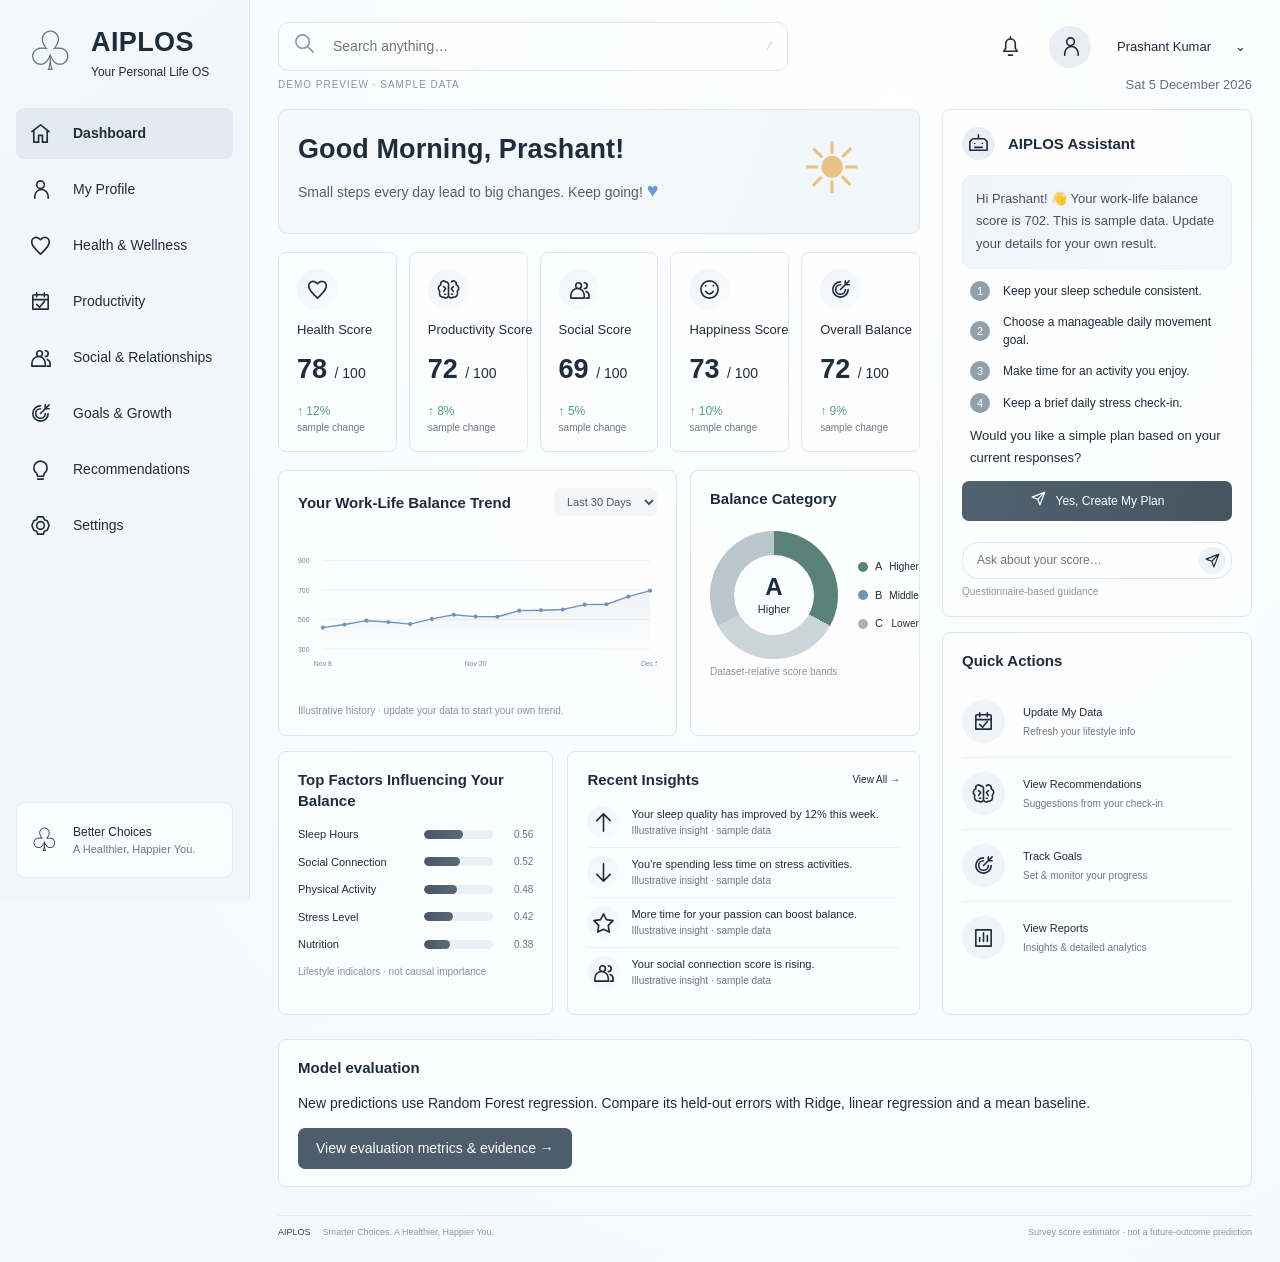
<file: templates/index.html>
<!doctype html>
<html lang="en"><head><meta charset="utf-8"><meta name="viewport" content="width=device-width, initial-scale=1"><title>AIPLOS · Your Personal Life OS</title><meta name="description" content="Your lifestyle and work-life balance dashboard."><link rel="icon" href="data:image/svg+xml,%3Csvg xmlns='http://www.w3.org/2000/svg' viewBox='0 0 32 32'%3E%3Crect rx='9' width='32' height='32' fill='%23566f72'/%3E%3Cpath d='M16 25V8M16 18L8 12M16 15l8-7' stroke='white' fill='none' stroke-width='2'/%3E%3C/svg%3E"><link rel="stylesheet" href="/static/style.css"></head>
<body>
<aside class="sidebar"><a class="brand" href="/" aria-label="AIPLOS dashboard"><span class="brand-mark">♧</span><span><strong>AIPLOS</strong><small>Your Personal Life OS</small></span></a><nav id="navigation"></nav><div class="sidebar-note"><span>♧</span><div>Better Choices<small>A Healthier, Happier You.</small></div></div></aside>
<div class="workspace"><header><label class="search"><span data-icon="search"></span><input id="search" placeholder="Search anything…" aria-label="Search navigation and actions"><kbd>/</kbd><div id="search-results" hidden></div></label><div class="account"><button class="icon-button" id="notifications" aria-label="Notifications" data-icon="bell"></button><span class="avatar" data-icon="user"></span><button id="profile-button"><span id="account-name">Prashant Kumar</span><span class="chevron">⌄</span></button></div></header>
<div class="date-row"><span class="demo-label" id="mode-label">DEMO PREVIEW · SAMPLE DATA</span><time id="today"></time></div>
<div class="page-grid"><main><section class="welcome"><div><h1 id="greeting">Good Morning, Prashant!</h1><p>Small steps every day lead to big changes. Keep going! <span class="blue-heart">♥</span></p></div><span class="sun" aria-hidden="true">☀</span></section>
<section class="scores" id="scores" aria-label="Lifestyle scores"></section>
<div class="chart-row"><section class="panel trend"><div class="panel-title"><h2>Your Work-Life Balance Trend</h2><select id="period" aria-label="Trend period"><option value="30">Last 30 Days</option><option value="7">Last 7 Days</option><option value="36500">All Check-ins</option></select></div><div id="trend-chart"></div><p class="chart-note" id="trend-note">Illustrative history · update your data to start your own trend.</p></section><section class="panel balance"><h2>Balance Category</h2><div class="balance-body"><div class="donut" id="donut"><div><strong id="category-letter">A</strong><span id="category-name">Higher</span></div></div><div class="legend"><span><i class="a"></i>A <b>Higher</b></span><span><i class="b"></i>B <b>Middle</b></span><span><i class="c"></i>C <b>Lower</b></span></div></div><p class="chart-note">Dataset-relative score bands</p></section></div>
<div class="bottom-row"><section class="panel factors"><h2>Top Factors Influencing Your Balance</h2><div id="factors"></div><p class="chart-note">Lifestyle indicators · not causal importance</p></section><section class="panel insights"><div class="panel-title"><h2>Recent Insights</h2><button class="text-button" id="all-insights">View All →</button></div><div id="insights"></div></section></div>
</main><aside class="right-column"><section class="panel assistant"><h2><span class="bot" data-icon="bot"></span>AIPLOS Assistant</h2><div class="speech" id="assistant-summary">Hi Prashant! 👋<br>Your work-life balance score is 702.<br>Here are a few areas to explore in this sample dashboard:</div><ol id="recommendations"></ol><p>Would you like a simple plan based on your current responses?</p><button class="primary" id="create-plan"><span data-icon="send"></span>Yes, Create My Plan</button><div id="chat-log" aria-live="polite"></div><form class="chat-input" id="chat-form"><input id="chat-question" aria-label="Ask the assistant" placeholder="Ask about your score…" required maxlength="300"><button aria-label="Send question" data-icon="send"></button></form><small class="assistant-note">Questionnaire-based guidance</small></section><section class="panel quick"><h2>Quick Actions</h2><button data-action="update"><span data-icon="calendar"></span><div>Update My Data<small>Refresh your lifestyle info</small></div></button><button data-action="recommendations"><span data-icon="brain"></span><div>View Recommendations<small>Suggestions from your check-in</small></div></button><button data-action="goals"><span data-icon="target"></span><div>Track Goals<small>Set & monitor your progress</small></div></button><button data-action="reports"><span data-icon="report"></span><div>View Reports<small>Insights & detailed analytics</small></div></button></section></aside></div>
<section class="panel" style="margin-top:24px"><h2>Model evaluation</h2><p>New predictions use Random Forest regression. Compare its held-out errors with Ridge, linear regression and a mean baseline.</p><a class="download" href="/evaluation">View evaluation metrics &amp; evidence →</a></section><footer><strong>AIPLOS</strong><span>Smarter Choices. A Healthier, Happier You.</span><span class="footer-disclaimer">Survey score estimator · not a future-outcome prediction</span></footer></div>
<dialog id="modal"><div class="modal-heading"><h2 id="modal-title"></h2><button id="close-modal" class="icon-button" aria-label="Close dialog">✕</button></div><div id="modal-body"></div></dialog><div id="toast" role="status"></div><script src="/static/app.js"></script></body></html>
</file>
<file: static/style.css>
:root{--ink:#1e2d3c;--muted:#6c7989;--line:#dfe6ee;--blue:#7195b9;--green:#5d8c7e;--bg:#f6f9fc;--slate:#4d5d6c}*{box-sizing:border-box}body{margin:0;color:var(--ink);background:radial-gradient(at 70% 10%,#fff,transparent 80%),var(--bg);font:14px/1.5 'Segoe UI',Arial,sans-serif}button,input,select{font:inherit}button,a,input,select{outline-offset:4px}button{cursor:pointer;color:inherit}button{border:0;background:none}a{color:inherit;text-decoration:none}.sidebar{position:fixed;inset:0 auto 0 0;width:250px;border-right:1px solid var(--line);padding:22px 16px;background:linear-gradient(145deg,#f4f6fa,#f1f6f9);display:flex;flex-direction:column}.brand{display:flex;align-items:center;gap:17px;padding:0 10px 27px}.brand strong{font-size:27px;letter-spacing:.4px}.brand small{display:block;font-size:12px}.brand-mark{font-size:54px;color:#637e80;line-height:1}.nav-button{display:flex;align-items:center;gap:21px;width:100%;text-align:left;padding:14px 13px;border-radius:8px;margin-bottom:5px;white-space:nowrap}.nav-button.active{background:#e3eaf1;font-weight:600}.nav-button:hover,.quick button:hover{background:#eaf0f5}.icon{width:23px;height:23px;stroke:currentColor;fill:none;stroke-width:1.7;stroke-linecap:round;stroke-linejoin:round;flex-shrink:0}.sidebar-note{margin-top:auto;padding:13px;border:1px solid #e6ebf0;background:#ffffffaa;border-radius:9px;display:flex;align-items:center;gap:14px;font-size:12px}.sidebar-note>span{font-size:32px}.sidebar-note small{display:block;font-size:11px;color:var(--muted)}.workspace{margin-left:250px;padding:22px 28px}header{display:flex;justify-content:space-between;gap:24px;align-items:center}.search{position:relative;display:flex;align-items:center;gap:15px;border:1px solid var(--line);border-radius:10px;width:510px;padding:9px 14px;color:#8c9aaa;background:#ffffff80}.search input{border:0;background:none;outline:none;min-width:0;flex:1}.search kbd{font-size:12px;opacity:.5}.account{display:flex;align-items:center;gap:20px}.icon-button{display:grid;place-items:center;width:36px;height:36px}.avatar,.bot{display:grid;place-items:center;background:#e9eef4;border-radius:50%;width:42px;height:42px}.account button{display:flex;gap:24px;align-items:center;font-size:13px}.date-row{display:flex;justify-content:space-between;align-items:center;margin:4px 0 14px;color:#627182;font-size:13px}.demo-label{font-size:10px;letter-spacing:1px;color:#8897a4}.page-grid{display:grid;grid-template-columns:minmax(0,1fr) 310px;gap:22px}.welcome{border:1px solid var(--line);border-radius:9px;padding:23px 19px;min-height:125px;background:linear-gradient(110deg,#f6f9fb,#f1f6fa);display:flex;justify-content:space-between;overflow:hidden}.welcome h1{font-size:27px;line-height:1.25;margin:0 0 9px;font-weight:650;letter-spacing:.1px}.welcome p{font-size:14px;margin:0;color:#536172}.blue-heart{color:#6d9cc8;font-size:20px}.sun{font-size:71px;line-height:1;color:#e7b566;margin:0 36px;opacity:.8}.scores{display:grid;grid-template-columns:repeat(5,minmax(0,1fr));gap:12px;margin:18px 0}.score-card,.panel{border:1px solid var(--line);background:#ffffff8c;border-radius:8px;box-shadow:0 2px 5px #253d5502}.score-card{padding:16px 18px;min-height:199px}.score-icon{display:grid;place-items:center;border-radius:50%;width:41px;height:41px;background:linear-gradient(135deg,#f0f4f8,#fafcfe);margin-bottom:11px}.score-card h2{font-size:13px;font-weight:500;margin:0 0 10px;white-space:nowrap}.score-number{font-size:27px;font-weight:650}.score-number small{font-size:14px;font-weight:400}.change{font-size:12px;color:#54a181;margin-top:13px}.score-card .caption{font-size:10px;color:var(--muted)}.panel{padding:17px 19px}h2{font-size:15px;line-height:1.4;font-weight:600;margin:0 0 15px}.panel-title{display:flex;justify-content:space-between;gap:10px;align-items:center;margin-bottom:8px}.panel-title h2{margin:0}.panel-title select{border:0;background:#f3f6f9;padding:7px 9px;border-radius:6px;font-size:11px;color:#47596a}.chart-row{display:grid;grid-template-columns:minmax(0,1.85fr) minmax(230px,1fr);gap:13px}.trend svg{width:100%;height:174px;display:block}.chart-note{font-size:10px;color:#8994a1;margin:5px 0 0}.balance-body{display:flex;gap:20px;align-items:center;margin-top:22px}.donut{height:128px;width:128px;flex-shrink:0;background:conic-gradient(#5a8277 0 33%,#cbd4d8 33% 67%,#bac5cc 67%);border-radius:50%;padding:24px}.donut>div{border-radius:50%;background:#fbfcfd;height:100%;display:flex;align-items:center;justify-content:center;flex-direction:column}.donut strong{font-size:24px;line-height:1.2}.donut span{font-size:11px}.legend{flex:1;display:grid;gap:12px;font-size:11px}.legend span{display:flex;align-items:center;gap:7px}.legend b{margin-left:auto;font-size:10px;font-weight:400}.legend i{width:10px;height:10px;border-radius:50%}.a{background:#5a8277}.b{background:#7594b4}.c{background:#a6b3bf}.bottom-row{display:grid;grid-template-columns:1fr 1.28fr;gap:14px;margin-top:15px}.factor{display:grid;grid-template-columns:116px 1fr 30px;gap:10px;align-items:center;font-size:11px;margin:11px 0}.track{height:9px;background:#eaf0f5;border-radius:8px;overflow:hidden}.fill{height:100%;background:linear-gradient(90deg,#485767,#5a6a75);border-radius:8px}.factor b{font-size:10px;color:#68788a;text-align:right;font-weight:400}.insight{display:flex;align-items:center;gap:11px;padding:8px 0;border-bottom:1px solid #edf1f5;font-size:11px;line-height:1.4}.insight:last-child{border:0}.insight .score-icon{width:33px;height:33px;margin:0;flex-shrink:0}.insight small{font-size:10px;color:var(--muted);display:block;margin-top:2px}.text-button{font-size:10px;white-space:nowrap;padding:3px 0}.right-column{display:flex;flex-direction:column;gap:15px}.assistant h2{display:flex;align-items:center;gap:13px}.bot{width:33px;height:33px}.speech{background:linear-gradient(110deg,#f1f4f8,#f6f8fb);border:1px solid #edf0f5;border-radius:10px;padding:12px 13px;color:#435263;font-size:13px;line-height:1.75}.assistant ol{counter-reset:steps;list-style:none;padding:0;margin:12px 8px}.assistant li{counter-increment:steps;display:flex;gap:13px;align-items:center;margin-bottom:12px;font-size:12px}.assistant li:before{content:counter(steps);display:grid;place-items:center;background:#92a0ad;color:white;border-radius:50%;height:20px;width:20px;flex-shrink:0;font-size:11px}.assistant p{font-size:13px;line-height:1.7;margin:12px 8px}.primary{background:linear-gradient(110deg,#506170,#46545f);color:white;border-radius:7px;min-height:39px;padding:9px 15px;display:flex;align-items:center;justify-content:center;gap:9px;font-size:12px;width:100%}.primary .icon{width:17px;height:17px}.primary:hover{background:#354958}.chat-input{border:1px solid var(--line);border-radius:16px;display:flex;padding:4px 5px 4px 12px;margin-top:21px}.chat-input input{width:100%;min-width:0;background:none;border:0;outline:none;font-size:12px}.chat-input button{background:#edf2f6;border-radius:50%;padding:5px;display:flex}.chat-input .icon{width:17px;height:17px}.assistant-note{display:block;font-size:10px;color:#8c97a2;margin-top:5px}.quick{flex:1}.quick button{display:flex;align-items:center;gap:18px;text-align:left;width:100%;padding:14px 0;border-bottom:1px solid #edf1f5;font-size:11px}.quick button:last-child{border:0}.quick button>span{display:grid;place-items:center;background:#f0f4f8;border-radius:50%;width:43px;height:43px;flex-shrink:0}.quick small{display:block;font-size:10px;color:var(--muted);margin-top:3px}footer{display:flex;align-items:center;gap:12px;margin-top:28px;border-top:1px solid #e2e9f0;padding-top:10px;font-size:9px;color:#8b98a7}footer strong{color:#344556;font-weight:500}.footer-disclaimer{margin-left:auto}dialog{border:1px solid var(--line);border-radius:15px;padding:24px;width:min(780px,94vw);max-height:90vh;color:var(--ink);box-shadow:0 20px 80px #24374930}dialog::backdrop{background:#273d5166;backdrop-filter:blur(4px)}.modal-heading{display:flex;align-items:center;justify-content:space-between;position:sticky;top:-24px;background:white;padding:8px 0;z-index:2}.modal-heading h2{font-size:22px;margin:0}#modal-body{font-size:14px}#modal-body p{color:#657485}.form-grid{display:grid;grid-template-columns:1fr 1fr;gap:17px}.field{display:flex;flex-direction:column;gap:6px;font-size:14px}.field input,.field select{border:1px solid #d6dfe7;border-radius:7px;padding:10px;background:#fbfcfe;min-width:0}.field small{font-size:11px;color:#798797}.form-section{grid-column:1/-1;font-size:15px;border-bottom:1px solid var(--line);padding-bottom:7px;margin:14px 0 0}.form-submit{margin-top:24px;font-size:14px}.error{color:#b44343!important}.goal-row{display:flex;gap:12px;align-items:center;padding:14px 0;border-bottom:1px solid var(--line)}.goal-row input{width:18px;height:18px}.goal-row:has(input:checked){text-decoration:line-through;color:#789284}#toast{position:fixed;bottom:25px;left:50%;transform:translateX(-50%);background:#334a5d;color:white;padding:12px 22px;border-radius:9px;z-index:10;display:none}#search-results{position:absolute;left:0;right:0;top:45px;background:white;border:1px solid var(--line);padding:8px;border-radius:9px;z-index:3;box-shadow:0 10px 25px #25374915}#search-results button{display:block;width:100%;padding:10px;text-align:left}#search-results button:hover{background:#eef3f7}#chat-log{max-height:170px;overflow:auto}#chat-log p{font-size:12px;background:#f0f4f8;border-radius:8px;padding:9px;margin:10px 0}table{border-collapse:collapse;width:100%;margin:15px 0}td,th{text-align:left;padding:10px;border-bottom:1px solid var(--line)}.download{display:inline-block;background:#4d5d6c;color:white;padding:10px 18px;border-radius:7px}.empty{padding:25px;text-align:center;color:var(--muted)}@media(min-width:1600px){.workspace{max-width:1750px;margin-right:auto}.score-card{min-height:210px}.trend svg{height:205px}}@media(max-width:1250px){.sidebar{width:210px}.workspace{margin-left:210px;padding:20px}.page-grid{grid-template-columns:minmax(0,1fr) 280px;gap:15px}.score-card{padding:13px 10px}.score-card h2{font-size:11px}.chart-row{grid-template-columns:1fr}.balance-body{margin:0;justify-content:center}.legend{max-width:120px}.bottom-row{grid-template-columns:1fr}.welcome h1{font-size:23px}.sun{margin:0;font-size:50px}}@media(max-width:950px){.sidebar{width:76px;padding:20px 10px}.brand{padding:0 5px 25px}.brand>span:last-child,.nav-button>span:last-child,.sidebar-note{display:none}.brand-mark{font-size:43px}.nav-button{padding:14px;gap:0}.workspace{margin-left:76px}.page-grid{grid-template-columns:1fr}.right-column{display:grid;grid-template-columns:1fr 1fr}.chart-row{grid-template-columns:1.6fr 1fr}.bottom-row{grid-template-columns:1fr 1.2fr}.account{gap:6px}.search{max-width:390px}.account button{gap:8px}.footer-disclaimer{display:none}}@media(max-width:650px){.workspace{padding:14px 12px}.account .avatar,.account .icon-button,.account .chevron{display:none}.account button{font-size:11px}.search{padding:7px;width:60%;gap:4px}.search input{font-size:12px}.search kbd{display:none}.date-row{flex-wrap:wrap;gap:6px}.welcome{padding:18px 13px;min-height:115px}.welcome h1{font-size:21px}.welcome p{font-size:12px}.sun{display:none}.scores{grid-template-columns:repeat(2,1fr);gap:9px}.score-card{min-height:155px;padding:14px}.score-card:last-child{grid-column:1/-1}.score-card h2{font-size:13px}.chart-row,.bottom-row,.right-column{grid-template-columns:1fr}.panel{padding:15px}.trend svg{height:180px}.form-grid{grid-template-columns:1fr}.balance-body{justify-content:flex-start;gap:30px}.panel-title{flex-wrap:wrap}footer{font-size:9px;gap:8px}.sidebar{width:62px;padding:15px 6px}.workspace{margin-left:62px}.nav-button{padding:12px}.brand-mark{font-size:35px}.brand{padding:0 5px 25px}}
</file>
